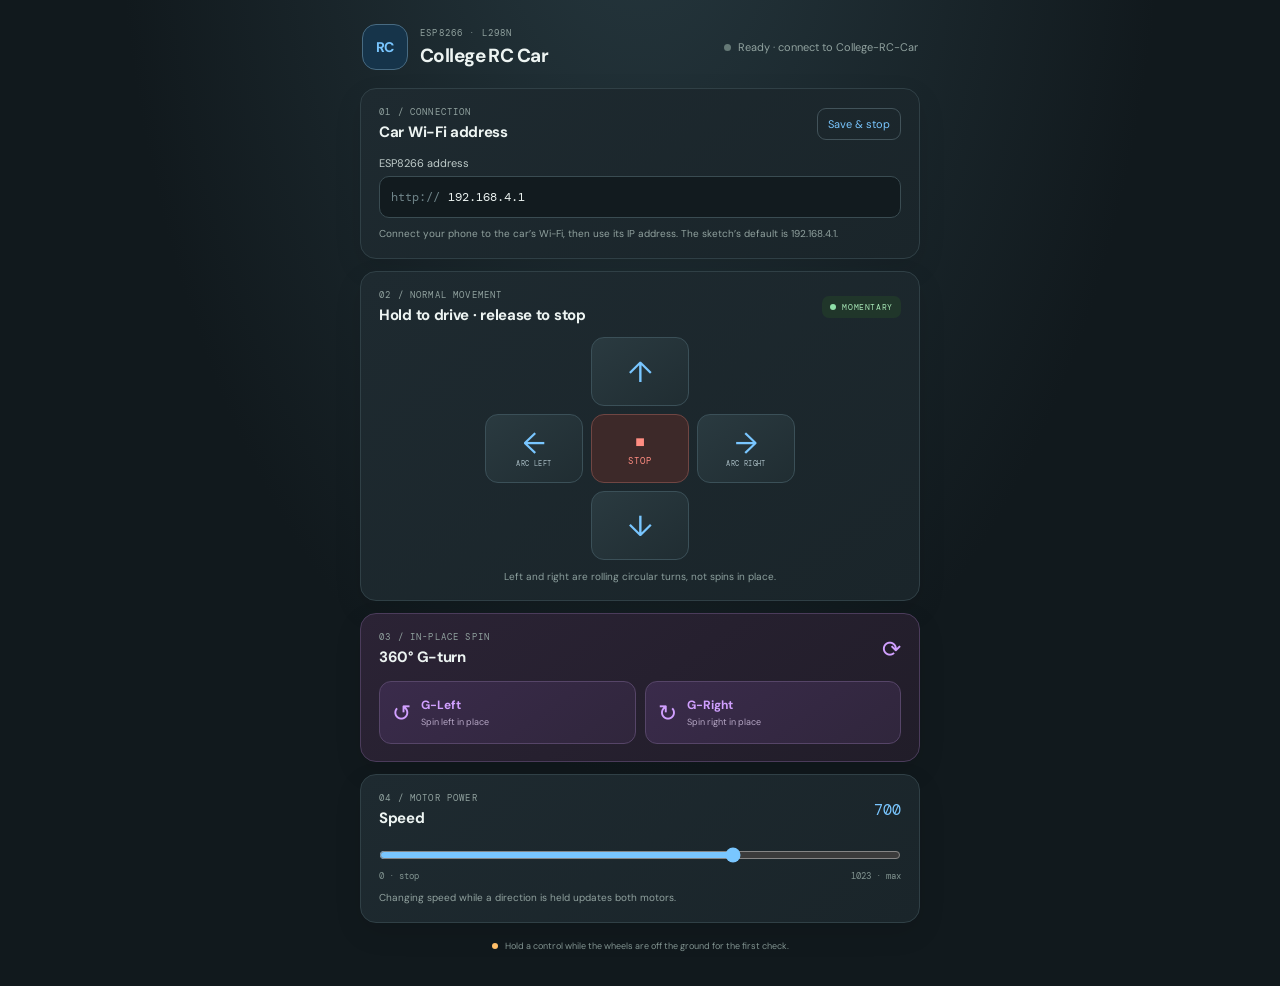
<file: index.html>
<!doctype html>
<html lang="en">
<head>
  <meta charset="utf-8">
  <meta name="viewport" content="width=device-width, initial-scale=1, viewport-fit=cover">
  <meta name="theme-color" content="#11191d">
  <title>College RC Car Controller</title>
  <link rel="stylesheet" href="style.css">
  <script src="script.js" defer></script>
</head>
<body>
  <main class="shell">
    <header class="topbar">
      <div class="brand-icon" aria-hidden="true">RC</div>
      <div class="brand-copy">
        <p class="eyebrow">ESP8266 · L298N</p>
        <h1>College RC Car</h1>
      </div>
      <div class="link-status" id="linkStatus" role="status" aria-live="polite">
        <span class="status-dot"></span><span id="statusText">Ready</span>
      </div>
    </header>

    <section class="panel connection" aria-labelledby="connectionHeading">
      <div class="section-head">
        <div><p class="eyebrow">01 / CONNECTION</p><h2 id="connectionHeading">Car Wi-Fi address</h2></div>
        <button class="quiet-button" id="saveAddress" type="button">Save & stop</button>
      </div>
      <label for="carAddress">ESP8266 address</label>
      <div class="address-field">
        <span>http://</span>
        <input id="carAddress" type="text" value="192.168.4.1" inputmode="url" autocomplete="url" spellcheck="false" aria-describedby="connectionHint">
      </div>
      <p class="hint" id="connectionHint">Connect your phone to the car’s Wi-Fi, then use its IP address. The sketch’s default is 192.168.4.1.</p>
    </section>

    <section class="panel drive" aria-labelledby="driveHeading">
      <div class="section-head drive-head">
        <div><p class="eyebrow">02 / NORMAL MOVEMENT</p><h2 id="driveHeading">Hold to drive · release to stop</h2></div>
        <span class="live-tag"><i></i> MOMENTARY</span>
      </div>

      <div class="drive-pad" aria-label="Normal movement controls">
        <span class="empty" aria-hidden="true"></span>
        <button class="drive-key" data-key="f" type="button" aria-label="Forward">↑</button>
        <span class="empty" aria-hidden="true"></span>
        <button class="drive-key turn-key" data-key="r" type="button" aria-label="Circular turn left"><span>←</span><small>ARC LEFT</small></button>
        <button class="stop-key" id="stop" type="button" aria-label="Stop"><span>■</span><small>STOP</small></button>
        <button class="drive-key turn-key" data-key="l" type="button" aria-label="Circular turn right"><span>→</span><small>ARC RIGHT</small></button>
        <span class="empty" aria-hidden="true"></span>
        <button class="drive-key" data-key="b" type="button" aria-label="Backward">↓</button>
        <span class="empty" aria-hidden="true"></span>
      </div>
      <p class="key-note">Left and right are rolling circular turns, not spins in place.</p>
    </section>

    <section class="panel gturn-panel" aria-labelledby="gturnHeading">
      <div class="section-head">
        <div><p class="eyebrow">03 / IN-PLACE SPIN</p><h2 id="gturnHeading">360° G-turn</h2></div>
        <span class="spin-mark" aria-hidden="true">⟳</span>
      </div>
      <div class="gturn-row">
        <button class="gturn-key" data-key="gl" type="button"><span>↺</span><span>G-Left<small>Spin left in place</small></span></button>
        <button class="gturn-key" data-key="gr" type="button"><span>↻</span><span>G-Right<small>Spin right in place</small></span></button>
      </div>
    </section>

    <section class="panel speed-panel" aria-labelledby="speedHeading">
      <div class="section-head">
        <div><p class="eyebrow">04 / MOTOR POWER</p><h2 id="speedHeading">Speed</h2></div>
        <output id="speedValue" for="speed">700</output>
      </div>
      <input id="speed" type="range" min="0" max="1023" value="700" aria-label="Motor speed">
      <div class="range-labels"><span>0 · stop</span><span>1023 · max</span></div>
      <p class="hint">Changing speed while a direction is held updates both motors.</p>
    </section>

    <footer><span class="footer-dot"></span> Hold a control while the wheels are off the ground for the first check.</footer>
  </main>
</body>
</html>
</file>
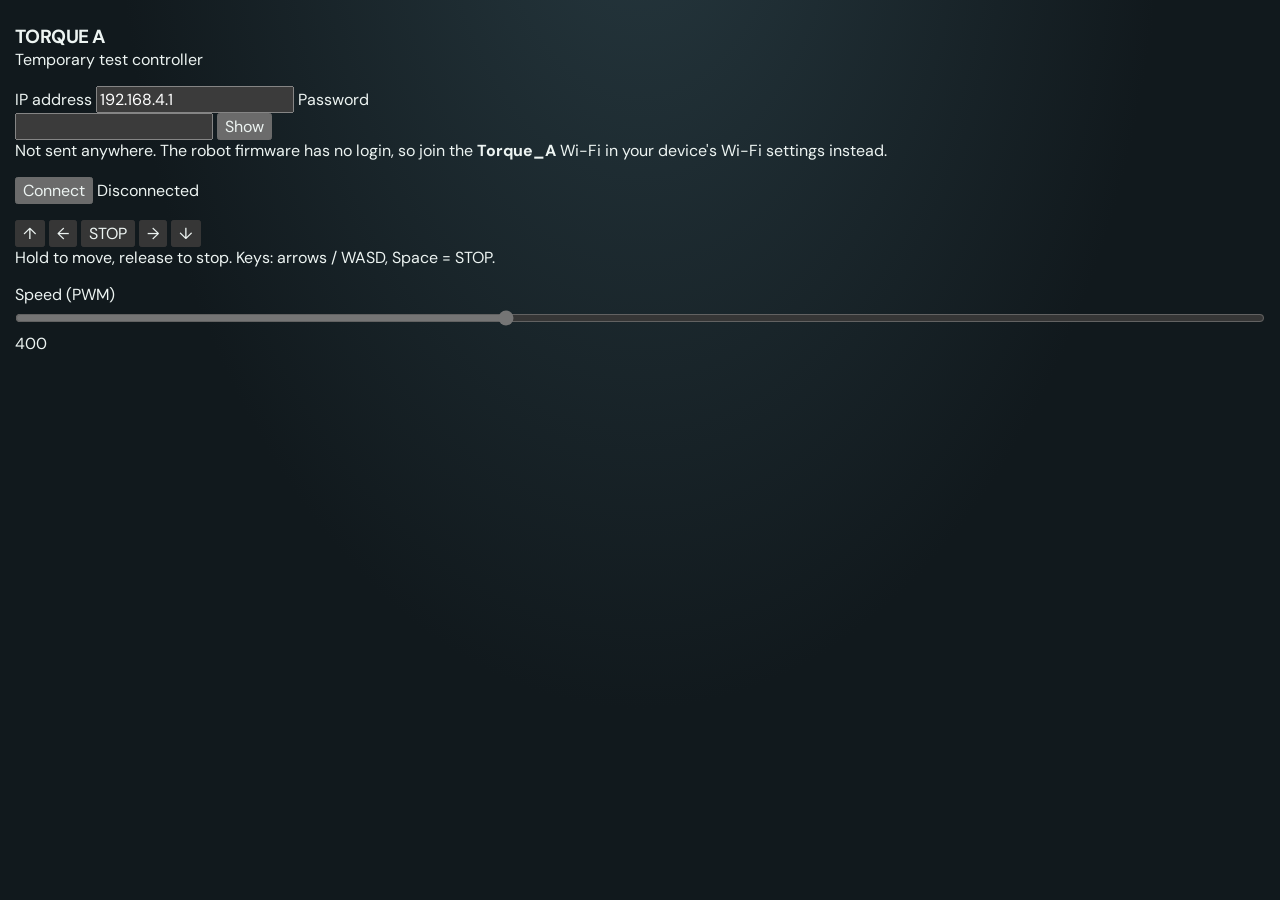
<file: index .html>
<!DOCTYPE html>
<html lang="en">
<head>
  <meta charset="UTF-8">
  <meta name="viewport" content="width=device-width, initial-scale=1, viewport-fit=cover">
  <meta name="theme-color" content="#0f1724">
  <title>Torque A Controller</title>
  <link rel="stylesheet" href="style.css">
</head>
<body>
  <!-- TEMPORARY TEST INTERFACE: not the official Torque Team website. -->
  <main class="app">

    <header class="head">
      <h1>TORQUE A</h1>
      <p>Temporary test controller</p>
    </header>

    <!-- ===== Connection ===== -->
    <section class="card" aria-label="Connection">
      <form id="connectForm" autocomplete="off" novalidate>
        <label for="ip">IP address</label>
        <input id="ip" type="text" inputmode="decimal" value="192.168.4.1"
               spellcheck="false" autocapitalize="off" autocorrect="off">

        <label for="password">Password</label>
        <div class="pw">
          <input id="password" type="password" autocomplete="off"
                 spellcheck="false" autocapitalize="off" autocorrect="off">
          <button type="button" id="togglePw" class="ghost" aria-pressed="false">Show</button>
        </div>
        <p class="note">
          Not sent anywhere. The robot firmware has no login, so join the
          <strong>Torque_A</strong> Wi-Fi in your device's Wi-Fi settings instead.
        </p>

        <div class="row">
          <button type="submit" id="connectBtn" class="primary">Connect</button>
          <span class="status" id="status" data-state="disconnected">
            <span class="dot" aria-hidden="true"></span>
            <span id="statusText">Disconnected</span>
          </span>
        </div>
        <p id="message" class="message" role="status" aria-live="polite"></p>
      </form>
    </section>

    <!-- ===== Movement ===== -->
    <section class="card" aria-label="Movement controls">
      <div class="pad" id="pad">
        <button type="button" class="dir pad-f" data-move="F" aria-label="Forward" disabled>&uarr;</button>
        <button type="button" class="dir pad-l" data-move="L" aria-label="Left" disabled>&larr;</button>
        <button type="button" class="stop pad-s" id="stopBtn" aria-label="Stop" disabled>STOP</button>
        <button type="button" class="dir pad-r" data-move="R" aria-label="Right" disabled>&rarr;</button>
        <button type="button" class="dir pad-b" data-move="B" aria-label="Backward" disabled>&darr;</button>
      </div>
      <p class="note center">Hold to move, release to stop. Keys: arrows / WASD, Space = STOP.</p>
    </section>

    <!-- ===== Speed ===== -->
    <section class="card" aria-label="Speed control">
      <label for="speed">Speed (PWM)</label>
      <div class="speed">
        <input id="speed" type="range" min="0" max="1023" step="1" value="400" disabled>
        <output id="speedValue" for="speed">400</output>
      </div>
    </section>

  </main>

  <script src="script.js"></script>
</body>
</html>
</file>
<file: style.css>
@import url('https://fonts.googleapis.com/css2?family=DM+Mono:wght@400;500&family=DM+Sans:wght@400;500;600;700&display=swap');

:root {
  color-scheme: dark;
  --bg: #11191d;
  --panel: #1a252a;
  --line: #304046;
  --text: #edf4f2;
  --muted: #91a29f;
  --blue: #79c6ff;
  --blue-dark: #16344a;
  --purple: #d1a0ff;
  --purple-dark: #352448;
  --red: #ff8d82;
  font-family: "DM Sans", -apple-system, BlinkMacSystemFont, "Segoe UI", sans-serif;
}

* { box-sizing: border-box; }
body {
  min-width: 320px;
  min-height: 100vh;
  margin: 0;
  padding: 24px 15px 34px;
  color: var(--text);
  background: radial-gradient(ellipse at 50% -18%, #26383f 0, var(--bg) 58%);
}
button, input { font: inherit; }
button { color: inherit; }
.shell { width: min(100%, 560px); margin: 0 auto; }
.topbar { display: flex; align-items: center; gap: 12px; margin: 0 2px 18px; }
.brand-icon { display: grid; width: 46px; height: 46px; place-items: center; border: 1px solid #486b82; border-radius: 14px; color: var(--blue); background: var(--blue-dark); font-size: 14px; font-weight: 700; letter-spacing: -.06em; }
.eyebrow { margin: 0 0 4px; color: var(--muted); font-family: "DM Mono", monospace; font-size: 9px; letter-spacing: .13em; }
h1, h2, p { margin-top: 0; }
h1 { margin: 0; font-size: 19px; letter-spacing: -.03em; }
h2 { margin: 0; font-size: 15px; letter-spacing: -.02em; }
.link-status { display: flex; align-items: center; gap: 7px; margin-left: auto; color: var(--muted); font-size: 11px; }
.status-dot, .footer-dot { width: 7px; height: 7px; flex: 0 0 auto; border-radius: 50%; background: #657976; }
.link-status.is-ready .status-dot { background: #8fe0a8; box-shadow: 0 0 11px #8fe0a866; }
.panel { margin-bottom: 12px; padding: 17px 18px; border: 1px solid var(--line); border-radius: 16px; background: linear-gradient(145deg, #1e2a30, var(--panel)); box-shadow: 0 10px 28px #00000019; }
.section-head { display: flex; align-items: center; justify-content: space-between; gap: 10px; margin-bottom: 14px; }
.quiet-button { padding: 8px 10px; border: 1px solid #42535a; border-radius: 9px; color: var(--blue); background: transparent; font-size: 11px; cursor: pointer; }
.connection label { display: block; margin-bottom: 6px; color: #bfccca; font-size: 11px; }
.address-field { display: flex; align-items: center; gap: 4px; min-height: 42px; padding: 0 11px; border: 1px solid #3a4c52; border-radius: 10px; background: #121b1f; color: #6f8489; font-family: "DM Mono", monospace; font-size: 12px; }
.address-field:focus-within { border-color: #6daed4; box-shadow: 0 0 0 3px #79c6ff15; }
.address-field input { width: 100%; min-width: 0; padding: 10px 4px; border: 0; outline: 0; color: var(--text); background: transparent; font: inherit; }
.hint { margin: 8px 0 0; color: var(--muted); font-size: 10px; line-height: 1.5; }
.drive-head { margin-bottom: 12px; }
.live-tag { display: flex; align-items: center; gap: 6px; padding: 6px 8px; border-radius: 7px; color: #a8e8b7; background: #20362a; font-family: "DM Mono", monospace; font-size: 8px; letter-spacing: .08em; white-space: nowrap; }
.live-tag i { width: 6px; height: 6px; border-radius: 50%; background: #8fe0a8; }
.drive-pad { display: grid; width: min(100%, 310px); margin: 0 auto; grid-template-columns: repeat(3, 1fr); gap: 8px; touch-action: none; user-select: none; }
.drive-key, .stop-key { display: flex; min-height: 69px; align-items: center; justify-content: center; border: 1px solid #3b5058; border-radius: 13px; background: linear-gradient(145deg, #2a3a40, #202d32); cursor: pointer; -webkit-tap-highlight-color: transparent; }
.drive-key { color: var(--blue); font-size: 29px; }
.drive-key.is-held, .gturn-key.is-held { transform: translateY(1px) scale(.98); border-color: #79c6ff; background: #20435b; }
.turn-key { flex-direction: column; gap: 1px; }
.turn-key span { line-height: 1; }
.turn-key small { color: #a6bac1; font-family: "DM Mono", monospace; font-size: 7px; letter-spacing: .06em; }
.stop-key { flex-direction: column; gap: 3px; border-color: #704643; color: var(--red); background: #3d2929; }
.stop-key span { font-size: 16px; }
.stop-key small { font-family: "DM Mono", monospace; font-size: 9px; letter-spacing: .1em; }
.stop-key:active { background: #5a3331; }
.key-note { margin: 10px 0 0; color: #8da09e; text-align: center; font-size: 10px; }
.gturn-panel { border-color: #4b3c5b; background: linear-gradient(145deg, #2b2335, #211d29); }
.spin-mark { color: var(--purple); font-size: 23px; }
.gturn-row { display: grid; grid-template-columns: 1fr 1fr; gap: 9px; }
.gturn-key { display: flex; min-height: 63px; align-items: center; justify-content: flex-start; gap: 10px; padding: 9px 12px; border: 1px solid #564568; border-radius: 12px; color: var(--purple); background: linear-gradient(145deg, #3a2b4b, #30263c); text-align: left; cursor: pointer; -webkit-tap-highlight-color: transparent; }
.gturn-key > span:first-child { font-size: 23px; }
.gturn-key > span:last-child { font-size: 12px; font-weight: 700; }
.gturn-key small { display: block; margin-top: 3px; color: #b6a7c5; font-size: 9px; font-weight: 400; }
.speed-panel output { color: var(--blue); font-family: "DM Mono", monospace; font-size: 15px; }
input[type="range"] { width: 100%; height: 20px; margin: 3px 0 0; accent-color: var(--blue); cursor: pointer; }
.range-labels { display: flex; justify-content: space-between; color: #819390; font-family: "DM Mono", monospace; font-size: 9px; }
footer { display: flex; align-items: center; justify-content: center; gap: 7px; padding: 5px 2px 0; color: #819390; font-size: 9px; text-align: center; }
.footer-dot { width: 6px; height: 6px; background: #ffbf69; }
@media (max-width: 480px) { body { padding: 16px 11px 25px; } .panel { padding: 15px; } .drive-key, .stop-key { min-height: 64px; } }
@media (prefers-reduced-motion: no-preference) { button { transition: transform .08s ease, background-color .12s ease, border-color .12s ease; } }
</file>
